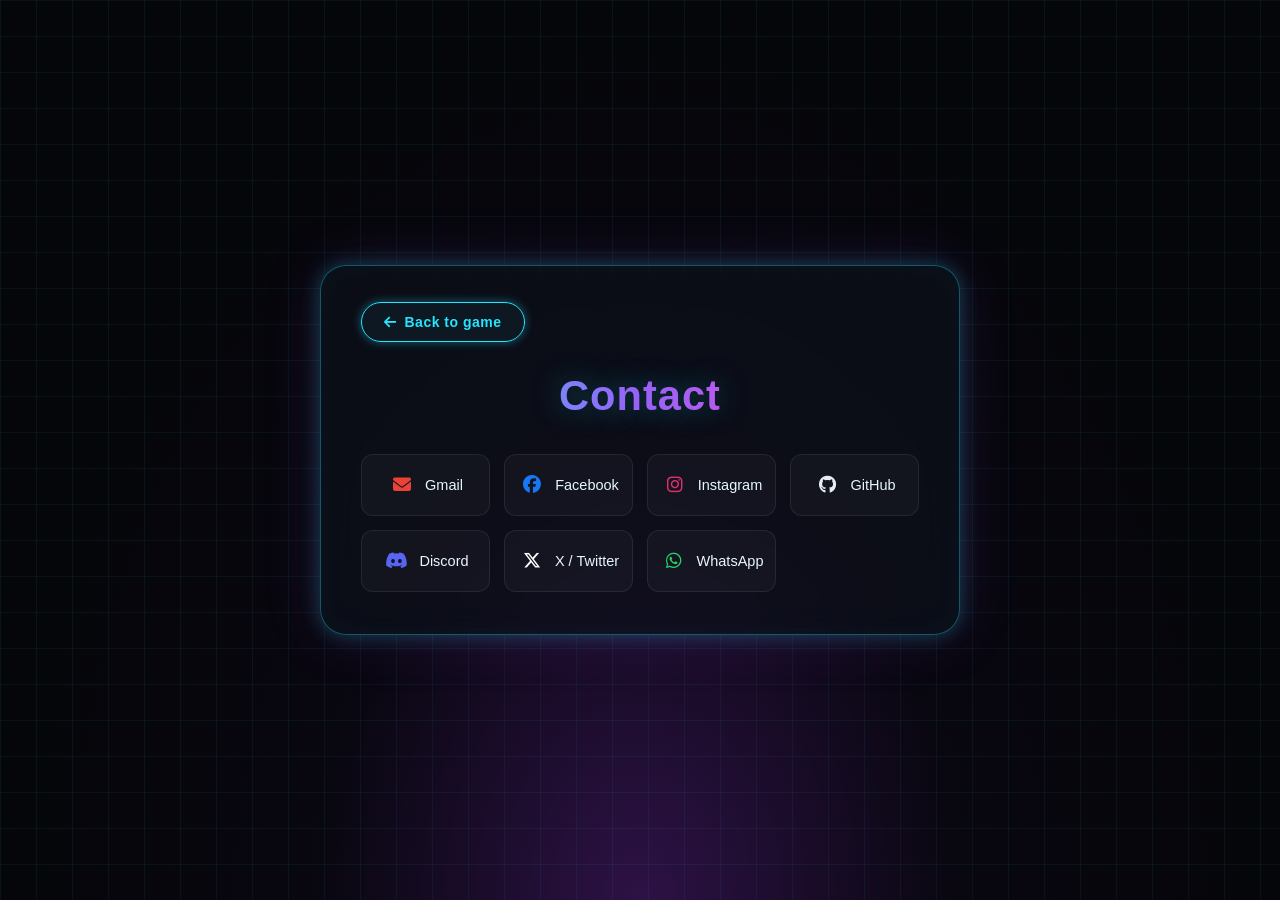
<file: contact.html>
<!DOCTYPE html>
<html lang="hi">
<head>
<meta charset="UTF-8">
<meta name="viewport" content="width=device-width, initial-scale=1.0">
<title>Contact</title>
<link rel="stylesheet" href="https://cdnjs.cloudflare.com/ajax/libs/font-awesome/6.5.1/css/all.min.css">
<style>
  :root{
    --cyan:#25e5ff;
    --purple:#a855f7;
    --pink:#ff4fd8;
    --card-bg:rgba(15,18,28,0.65);
  }

  *{margin:0;padding:0;box-sizing:border-box;}

  html,body{
    min-height:100%;
    font-family:'Segoe UI', 'Poppins', sans-serif;
  }

  body{
    background-color:#05060a;
    background-image:
      linear-gradient(rgba(37,229,255,0.06) 1px, transparent 1px),
      linear-gradient(90deg, rgba(37,229,255,0.06) 1px, transparent 1px),
      radial-gradient(ellipse at 50% 100%, rgba(120,40,180,0.35) 0%, rgba(30,10,50,0.15) 35%, transparent 70%);
    background-size:36px 36px, 36px 36px, 100% 100%;
    background-attachment:fixed;
    min-height:100vh;
    display:flex;
    align-items:center;
    justify-content:center;
    padding:24px 14px;
  }

  .card{
    width:100%;
    max-width:560px;
    background:var(--card-bg);
    border:1px solid rgba(37,229,255,0.35);
    border-radius:22px;
    padding:26px 24px 30px;
    backdrop-filter:blur(18px);
    -webkit-backdrop-filter:blur(18px);
    box-shadow:
      0 0 20px rgba(37,229,255,0.25),
      0 0 60px rgba(168,85,247,0.15),
      inset 0 0 30px rgba(37,229,255,0.04);
  }

  /* Back to Home button */
  .back-home{
    display:inline-flex;
    align-items:center;
    gap:8px;
    padding:9px 18px;
    border:1.5px solid var(--cyan);
    border-radius:30px;
    color:var(--cyan);
    text-decoration:none;
    font-weight:600;
    font-size:13px;
    letter-spacing:0.5px;
    background:rgba(37,229,255,0.05);
    box-shadow:0 0 10px rgba(37,229,255,0.4);
    transition:all 0.25s ease;
  }
  .back-home:hover{
    background:var(--cyan);
    color:#04121a;
    box-shadow:0 0 18px rgba(37,229,255,0.8);
    transform:translateY(-2px);
  }

  .title-wrap{
    text-align:center;
    margin:22px 0 26px;
  }
  .title-wrap h1{
    font-size:clamp(1.8rem, 6vw, 2.4rem);
    font-weight:700;
    background:linear-gradient(90deg, var(--cyan), var(--purple), var(--pink));
    -webkit-background-clip:text;
    background-clip:text;
    color:transparent;
    text-shadow:0 0 30px rgba(37,229,255,0.35);
    letter-spacing:1px;
  }

  .social-grid{
    display:grid;
    grid-template-columns:repeat(2, 1fr);
    gap:14px;
  }

  @media (min-width:420px){
    .social-grid{grid-template-columns:repeat(2, 1fr);}
  }
  @media (min-width:520px){
    .social-grid{grid-template-columns:repeat(4, 1fr);}
  }

  .social-card{
    display:flex;
    align-items:center;
    justify-content:center;
    gap:9px;
    padding:13px 8px;
    background:rgba(255,255,255,0.03);
    border:1px solid rgba(255,255,255,0.08);
    border-radius:12px;
    color:#e6f7ff;
    text-decoration:none;
    font-size:13.5px;
    font-weight:500;
    transition:all 0.25s ease;
  }

  .social-card i{
    font-size:16px;
    width:26px;
    height:26px;
    display:flex;
    align-items:center;
    justify-content:center;
    border-radius:50%;
    flex-shrink:0;
  }

  .social-card:hover{
    transform:translateY(-3px);
    background:rgba(255,255,255,0.06);
  }

  /* brand-specific glow + icon color */
  .social-card.email i{color:#ea4335;}
  .social-card.email:hover{border-color:#ea4335; box-shadow:0 0 16px rgba(234,67,53,0.45);}

  .social-card.facebook i{color:#1877f2;}
  .social-card.facebook:hover{border-color:#1877f2; box-shadow:0 0 16px rgba(24,119,242,0.45);}

  .social-card.instagram i{color:#e1306c;}
  .social-card.instagram:hover{border-color:#e1306c; box-shadow:0 0 16px rgba(225,48,108,0.45);}

  .social-card.github i{color:#e6edf3;}
  .social-card.github:hover{border-color:#e6edf3; box-shadow:0 0 16px rgba(230,237,243,0.45);}

  .social-card.discord i{color:#5865f2;}
  .social-card.discord:hover{border-color:#5865f2; box-shadow:0 0 16px rgba(88,101,242,0.45);}

  .social-card.twitter i{color:#ffffff;}
  .social-card.twitter:hover{border-color:#ffffff; box-shadow:0 0 16px rgba(255,255,255,0.45);}

  .social-card.whatsapp i{color:#25d366;}
  .social-card.whatsapp:hover{border-color:#25d366; box-shadow:0 0 16px rgba(37,211,102,0.45);}

  @media (max-width:380px){
    .social-card{font-size:12.5px; padding:11px 6px;}
    .card{padding:20px 16px 24px;}
  }

  /* Bigger desktop / laptop screens */
  @media (min-width:900px){
    .card{
      max-width:640px;
      padding:36px 40px 42px;
      border-radius:26px;
    }
    .back-home{
      padding:11px 22px;
      font-size:14px;
    }
    .title-wrap{margin:30px 0 34px;}
    .title-wrap h1{font-size:2.6rem;}
    .social-card{
      padding:16px 10px;
      font-size:14.5px;
    }
    .social-card i{font-size:18px; width:28px; height:28px;}
  }

  /* Extra large desktop monitors */
  @media (min-width:1400px){
    .card{max-width:720px; padding:44px 48px 50px;}
    .title-wrap h1{font-size:2.9rem;}
  }
</style>
</head>
<body>

  <div class="card">

    <!-- ===== BACK TO HOME BUTTON =====
         href="index.html" ko apne home page ke link se badal dena -->
    <a href="index.html" class="back-home">
      <i class="fa-solid fa-arrow-left"></i> Back to game
    </a>

    <div class="title-wrap">
      <h1>Contact</h1>
    </div>

    <!-- ===== SOCIAL ICONS =====
         Har card ka href apne asli account link se replace kar dena -->
    <div class="social-grid">

      <a href="mailto:rv9890974@gmail.com" target="_blank" rel="noopener" class="social-card email">
        <i class="fa-solid fa-envelope"></i> Gmail
      </a>

      <a href="https://birendraverma2019.github.io/Neon-zerox/ target="_blank" rel="noopener" class="social-card facebook">
        <i class="fa-brands fa-facebook"></i> Facebook
      </a>

      <a href="https://www.instagram.com/itz_zerox__2019?igsh=MWwzNDR0cWh6ZnZjcg=="noopener" class="social-card instagram">
        <i class="fa-brands fa-instagram"></i> Instagram
      </a>

      <a href="https://github.com/Birendraverma2019" rel="noopener" class="social-card github">
        <i class="fa-brands fa-github"></i> GitHub
      </a>

      <a href="https://birendraverma2019.github.io/Neon-zerox/" target="_blank" rel="noopener" class="social-card discord">
        <i class="fa-brands fa-discord"></i> Discord
      </a>

      <a href="https://birendraverma2019.github.io/Neon-zerox/="_blank" rel="noopener" class="social-card twitter">
        <i class="fa-brands fa-x-twitter"></i> X / Twitter
      </a>

      <a href="https://birendraverma2019.github.io/Neon-zerox/"_blank" rel="noopener" class="social-card whatsapp">
        <i class="fa-brands fa-whatsapp"></i> WhatsApp
      </a>

    </div>

  </div>

</body>
</html>
</file>
